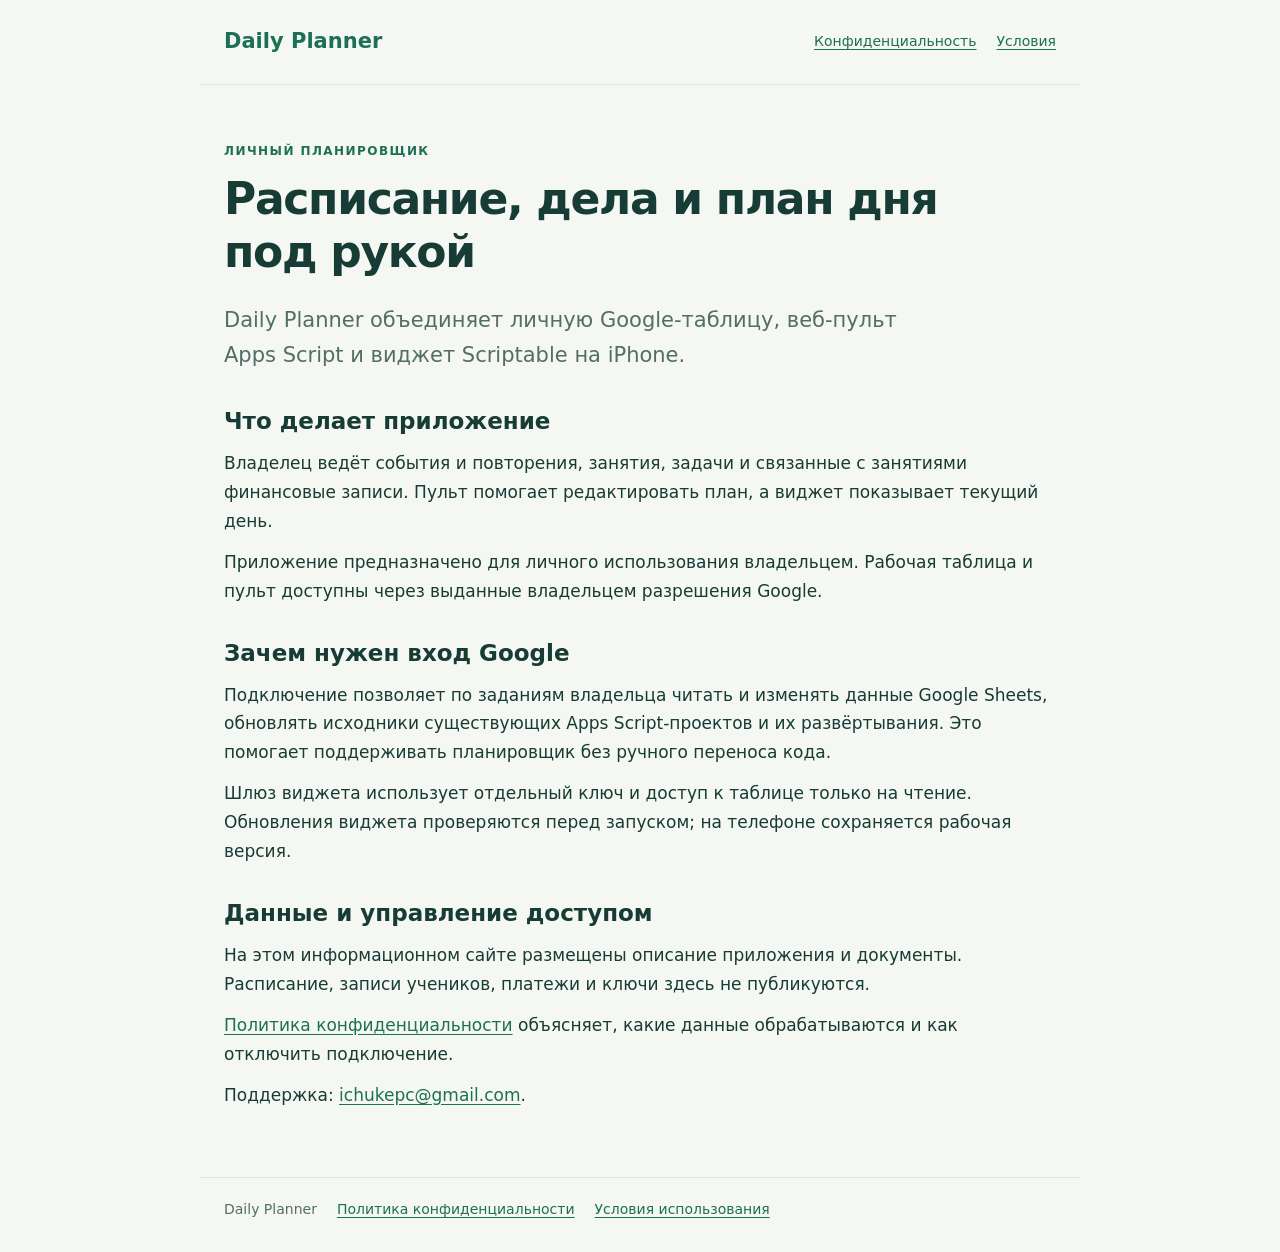
<file: index.html>
<!doctype html>
<html lang="ru">
<head>
  <meta charset="utf-8">
  <meta name="google-site-verification" content="vfzxogR5KudhTT1oa42xojZ8mik9u-4AdarZw7sgmk0">
  <meta name="viewport" content="width=device-width, initial-scale=1">
  <title>Daily Planner — личное расписание</title>
  <meta name="description" content="Daily Planner — личное расписание, задачи и виджет на основе Google Sheets и Apps Script.">
  <link rel="stylesheet" href="style.css">
</head>
<body>
  <header><a class="brand" href="index.html">Daily Planner</a><nav aria-label="Документы"><a href="privacy.html">Конфиденциальность</a><a href="terms.html">Условия</a></nav></header>
  <main>
    <p class="eyebrow">Личный планировщик</p>
    <h1>Расписание, дела и план дня под рукой</h1>
    <p class="lead">Daily Planner объединяет личную Google-таблицу, веб-пульт Apps Script и виджет Scriptable на iPhone.</p>
    <section>
      <h2>Что делает приложение</h2>
      <p>Владелец ведёт события и повторения, занятия, задачи и связанные с занятиями финансовые записи. Пульт помогает редактировать план, а виджет показывает текущий день.</p>
      <p>Приложение предназначено для личного использования владельцем. Рабочая таблица и пульт доступны через выданные владельцем разрешения Google.</p>
    </section>
    <section>
      <h2>Зачем нужен вход Google</h2>
      <p>Подключение позволяет по заданиям владельца читать и изменять данные Google Sheets, обновлять исходники существующих Apps Script-проектов и их развёртывания. Это помогает поддерживать планировщик без ручного переноса кода.</p>
      <p>Шлюз виджета использует отдельный ключ и доступ к таблице только на чтение. Обновления виджета проверяются перед запуском; на телефоне сохраняется рабочая версия.</p>
    </section>
    <section>
      <h2>Данные и управление доступом</h2>
      <p>На этом информационном сайте размещены описание приложения и документы. Расписание, записи учеников, платежи и ключи здесь не публикуются.</p>
      <p><a href="privacy.html">Политика конфиденциальности</a> объясняет, какие данные обрабатываются и как отключить подключение.</p>
      <p>Поддержка: <a href="mailto:ichukepc@gmail.com">ichukepc@gmail.com</a>.</p>
    </section>
  </main>
  <footer><span>Daily Planner</span><a href="privacy.html">Политика конфиденциальности</a><a href="terms.html">Условия использования</a></footer>
</body>
</html>
</file>
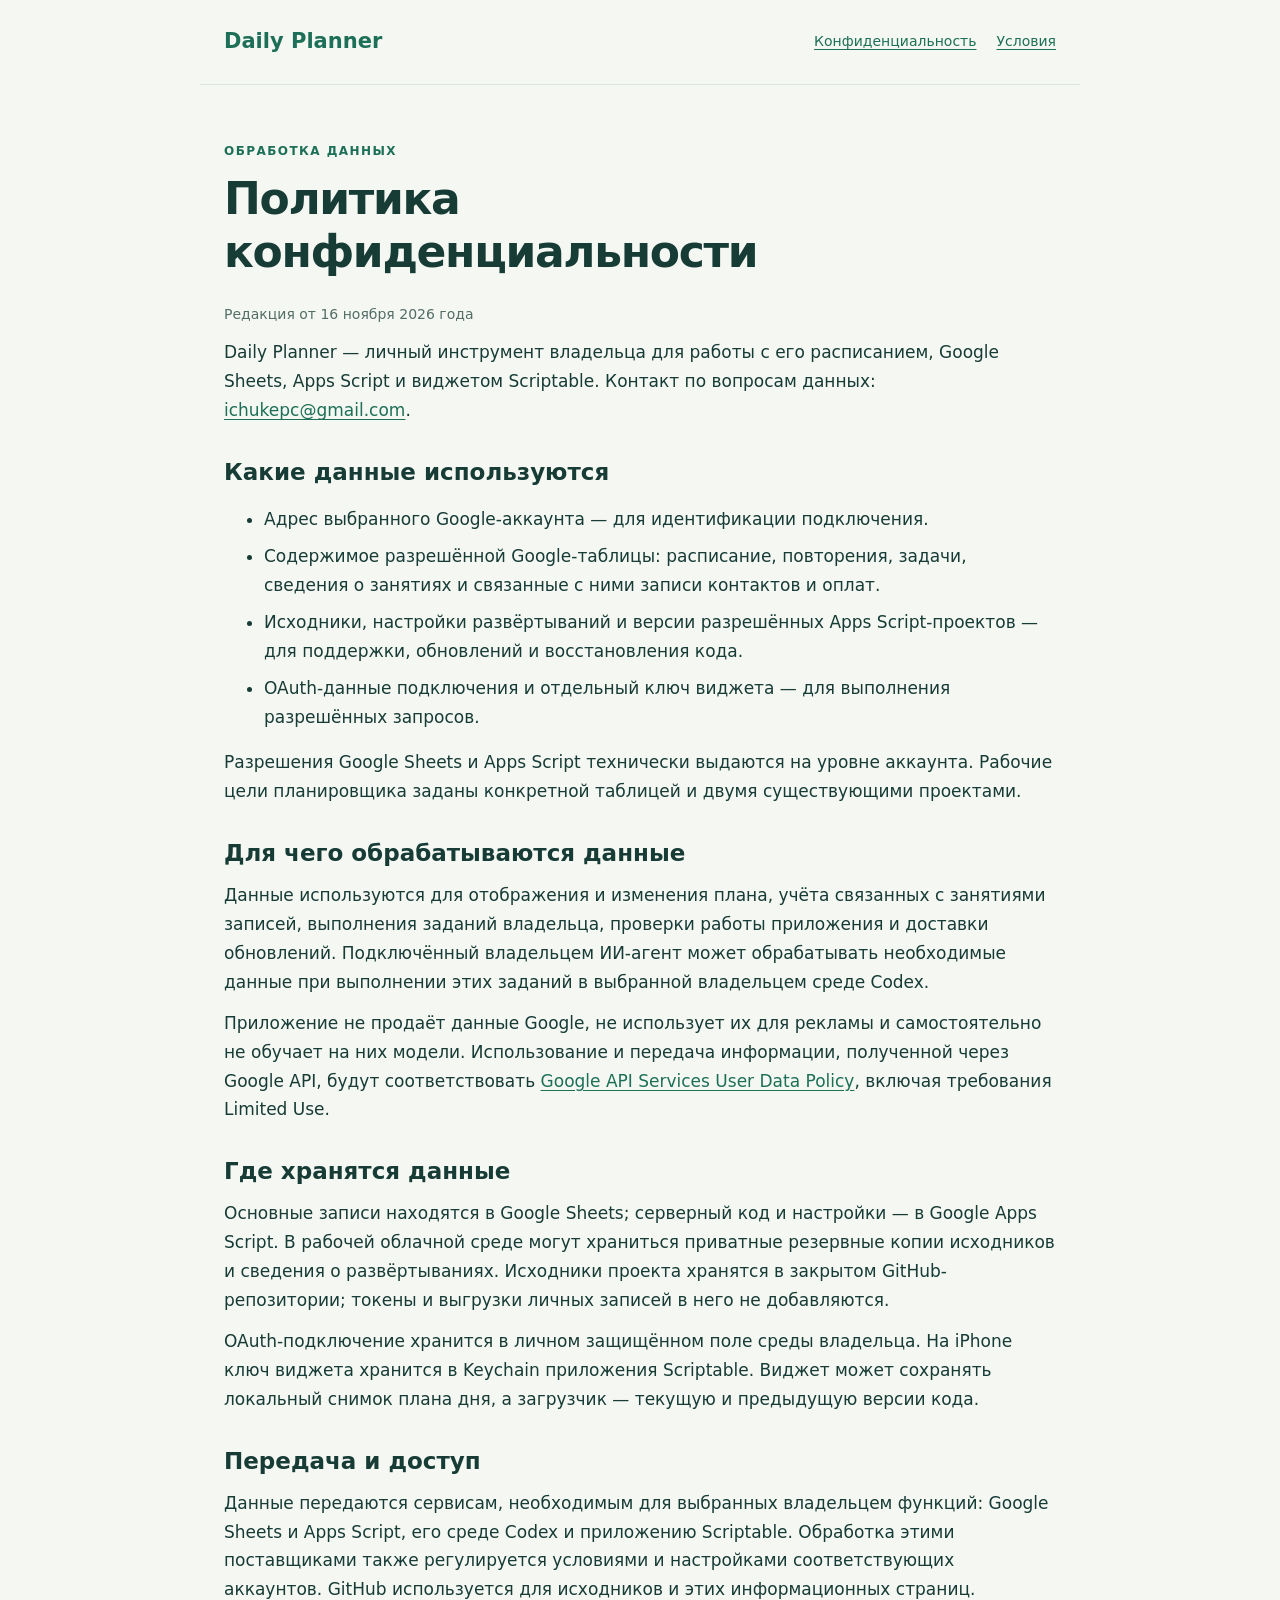
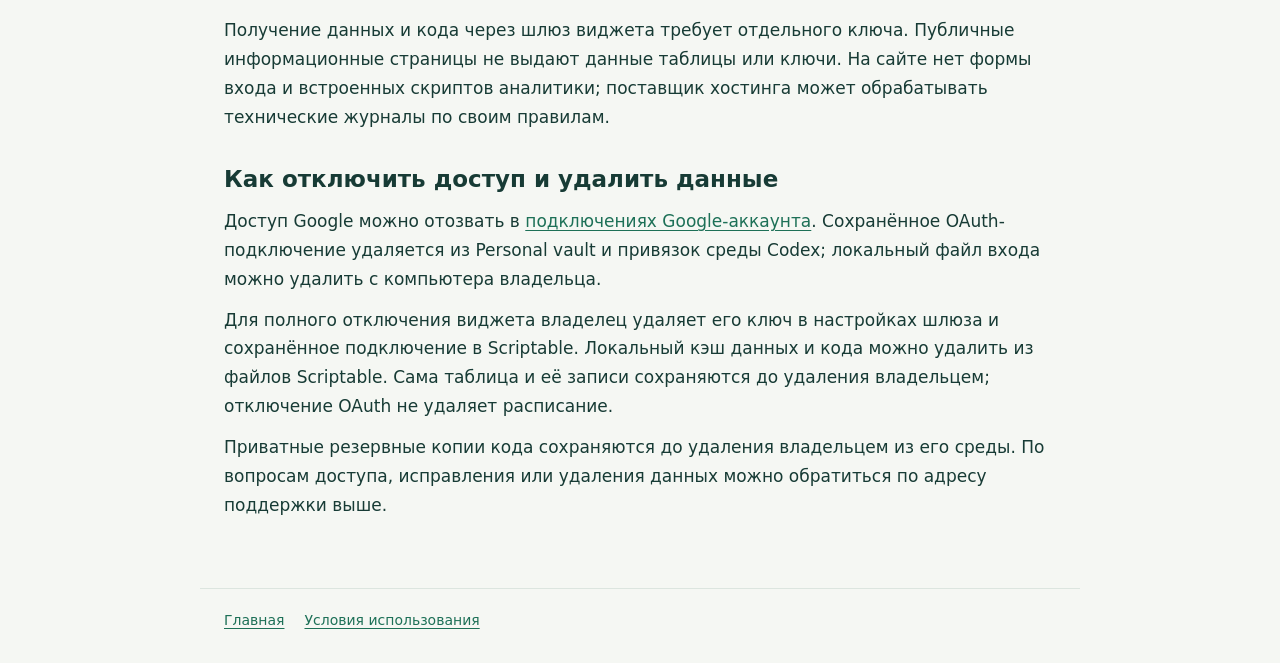
<file: privacy.html>
<!doctype html>
<html lang="ru">
<head>
  <meta charset="utf-8">
  <meta name="viewport" content="width=device-width, initial-scale=1">
  <title>Политика конфиденциальности — Daily Planner</title>
  <link rel="stylesheet" href="style.css">
</head>
<body>
  <header><a class="brand" href="index.html">Daily Planner</a><nav aria-label="Документы"><a href="privacy.html" aria-current="page">Конфиденциальность</a><a href="terms.html">Условия</a></nav></header>
  <main>
    <p class="eyebrow">Обработка данных</p>
    <h1>Политика конфиденциальности</h1>
    <p class="date">Редакция от 16 ноября 2026 года</p>
    <p>Daily Planner — личный инструмент владельца для работы с его расписанием, Google Sheets, Apps Script и виджетом Scriptable. Контакт по вопросам данных: <a href="mailto:ichukepc@gmail.com">ichukepc@gmail.com</a>.</p>
    <section>
      <h2>Какие данные используются</h2>
      <ul>
        <li>Адрес выбранного Google-аккаунта — для идентификации подключения.</li>
        <li>Содержимое разрешённой Google-таблицы: расписание, повторения, задачи, сведения о занятиях и связанные с ними записи контактов и оплат.</li>
        <li>Исходники, настройки развёртываний и версии разрешённых Apps Script-проектов — для поддержки, обновлений и восстановления кода.</li>
        <li>OAuth-данные подключения и отдельный ключ виджета — для выполнения разрешённых запросов.</li>
      </ul>
      <p>Разрешения Google Sheets и Apps Script технически выдаются на уровне аккаунта. Рабочие цели планировщика заданы конкретной таблицей и двумя существующими проектами.</p>
    </section>
    <section>
      <h2>Для чего обрабатываются данные</h2>
      <p>Данные используются для отображения и изменения плана, учёта связанных с занятиями записей, выполнения заданий владельца, проверки работы приложения и доставки обновлений. Подключённый владельцем ИИ-агент может обрабатывать необходимые данные при выполнении этих заданий в выбранной владельцем среде Codex.</p>
      <p>Приложение не продаёт данные Google, не использует их для рекламы и самостоятельно не обучает на них модели. Использование и передача информации, полученной через Google API, будут соответствовать <a href="https://developers.google.com/terms/api-services-user-data-policy">Google API Services User Data Policy</a>, включая требования Limited Use.</p>
    </section>
    <section>
      <h2>Где хранятся данные</h2>
      <p>Основные записи находятся в Google Sheets; серверный код и настройки — в Google Apps Script. В рабочей облачной среде могут храниться приватные резервные копии исходников и сведения о развёртываниях. Исходники проекта хранятся в закрытом GitHub-репозитории; токены и выгрузки личных записей в него не добавляются.</p>
      <p>OAuth-подключение хранится в личном защищённом поле среды владельца. На iPhone ключ виджета хранится в Keychain приложения Scriptable. Виджет может сохранять локальный снимок плана дня, а загрузчик — текущую и предыдущую версии кода.</p>
    </section>
    <section>
      <h2>Передача и доступ</h2>
      <p>Данные передаются сервисам, необходимым для выбранных владельцем функций: Google Sheets и Apps Script, его среде Codex и приложению Scriptable. Обработка этими поставщиками также регулируется условиями и настройками соответствующих аккаунтов. GitHub используется для исходников и этих информационных страниц.</p>
      <p>Получение данных и кода через шлюз виджета требует отдельного ключа. Публичные информационные страницы не выдают данные таблицы или ключи. На сайте нет формы входа и встроенных скриптов аналитики; поставщик хостинга может обрабатывать технические журналы по своим правилам.</p>
    </section>
    <section>
      <h2>Как отключить доступ и удалить данные</h2>
      <p>Доступ Google можно отозвать в <a href="https://myaccount.google.com/connections">подключениях Google-аккаунта</a>. Сохранённое OAuth-подключение удаляется из Personal vault и привязок среды Codex; локальный файл входа можно удалить с компьютера владельца.</p>
      <p>Для полного отключения виджета владелец удаляет его ключ в настройках шлюза и сохранённое подключение в Scriptable. Локальный кэш данных и кода можно удалить из файлов Scriptable. Сама таблица и её записи сохраняются до удаления владельцем; отключение OAuth не удаляет расписание.</p>
      <p>Приватные резервные копии кода сохраняются до удаления владельцем из его среды. По вопросам доступа, исправления или удаления данных можно обратиться по адресу поддержки выше.</p>
    </section>
  </main>
  <footer><a href="index.html">Главная</a><a href="terms.html">Условия использования</a></footer>
</body>
</html>
</file>
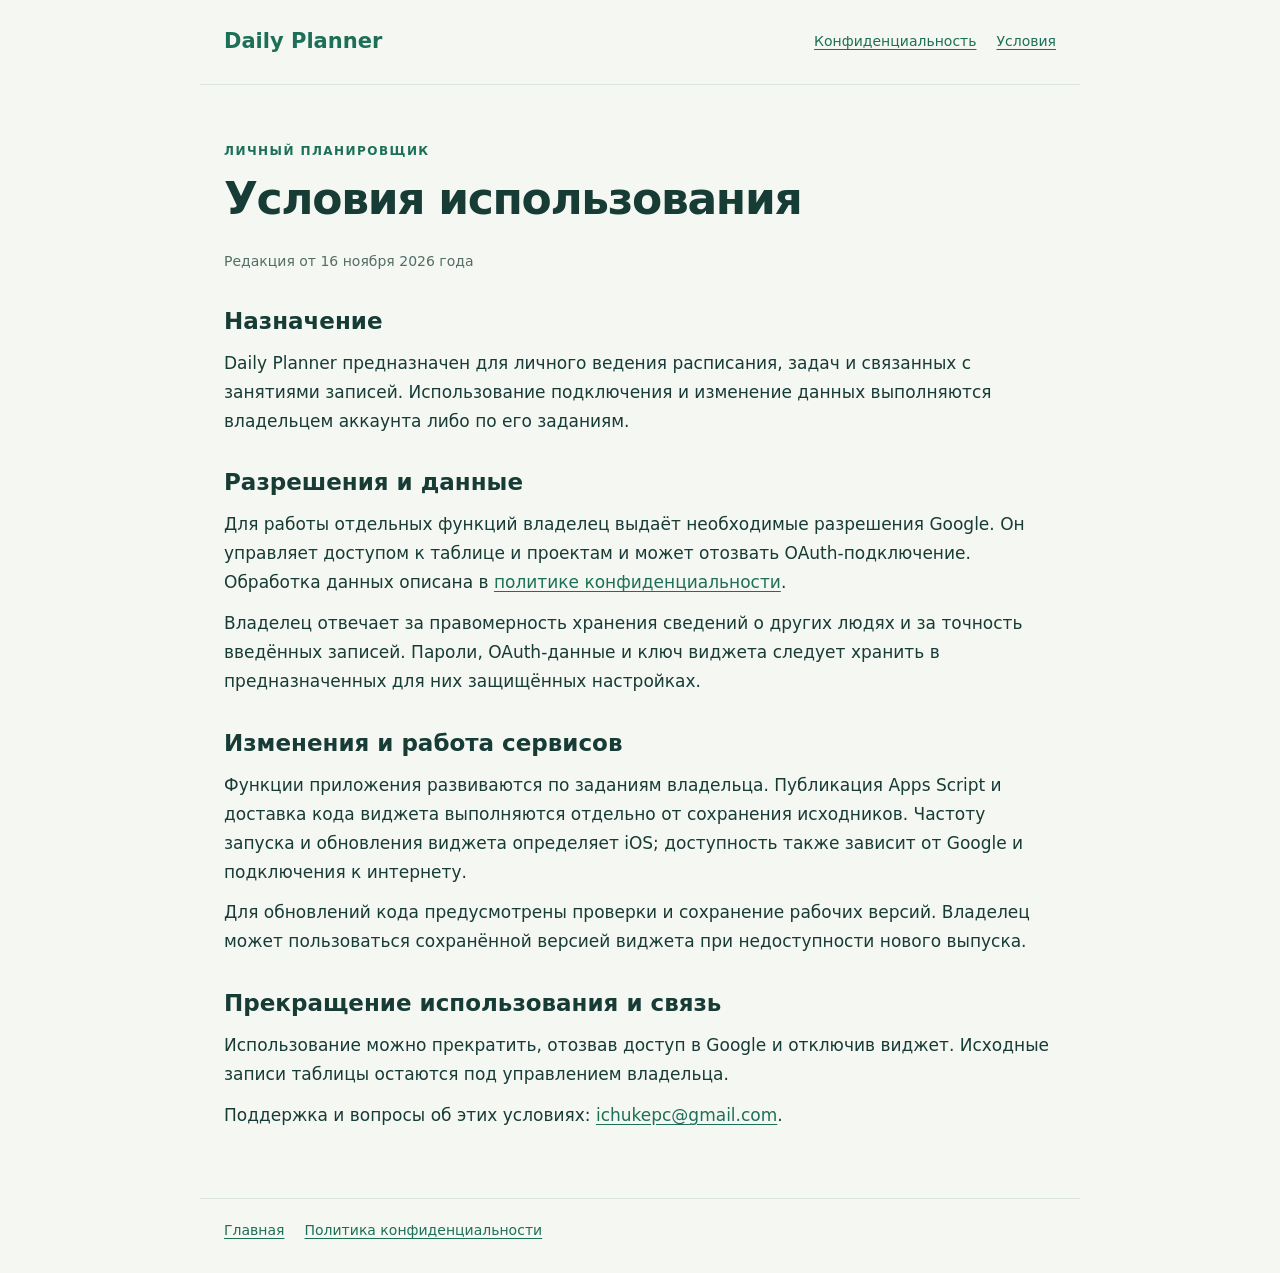
<file: terms.html>
<!doctype html>
<html lang="ru">
<head>
  <meta charset="utf-8">
  <meta name="viewport" content="width=device-width, initial-scale=1">
  <title>Условия использования — Daily Planner</title>
  <link rel="stylesheet" href="style.css">
</head>
<body>
  <header><a class="brand" href="index.html">Daily Planner</a><nav aria-label="Документы"><a href="privacy.html">Конфиденциальность</a><a href="terms.html" aria-current="page">Условия</a></nav></header>
  <main>
    <p class="eyebrow">Личный планировщик</p>
    <h1>Условия использования</h1>
    <p class="date">Редакция от 16 ноября 2026 года</p>
    <section>
      <h2>Назначение</h2>
      <p>Daily Planner предназначен для личного ведения расписания, задач и связанных с занятиями записей. Использование подключения и изменение данных выполняются владельцем аккаунта либо по его заданиям.</p>
    </section>
    <section>
      <h2>Разрешения и данные</h2>
      <p>Для работы отдельных функций владелец выдаёт необходимые разрешения Google. Он управляет доступом к таблице и проектам и может отозвать OAuth-подключение. Обработка данных описана в <a href="privacy.html">политике конфиденциальности</a>.</p>
      <p>Владелец отвечает за правомерность хранения сведений о других людях и за точность введённых записей. Пароли, OAuth-данные и ключ виджета следует хранить в предназначенных для них защищённых настройках.</p>
    </section>
    <section>
      <h2>Изменения и работа сервисов</h2>
      <p>Функции приложения развиваются по заданиям владельца. Публикация Apps Script и доставка кода виджета выполняются отдельно от сохранения исходников. Частоту запуска и обновления виджета определяет iOS; доступность также зависит от Google и подключения к интернету.</p>
      <p>Для обновлений кода предусмотрены проверки и сохранение рабочих версий. Владелец может пользоваться сохранённой версией виджета при недоступности нового выпуска.</p>
    </section>
    <section>
      <h2>Прекращение использования и связь</h2>
      <p>Использование можно прекратить, отозвав доступ в Google и отключив виджет. Исходные записи таблицы остаются под управлением владельца.</p>
      <p>Поддержка и вопросы об этих условиях: <a href="mailto:ichukepc@gmail.com">ichukepc@gmail.com</a>.</p>
    </section>
  </main>
  <footer><a href="index.html">Главная</a><a href="privacy.html">Политика конфиденциальности</a></footer>
</body>
</html>
</file>
<file: style.css>
:root{color-scheme:light;--ink:#173b35;--muted:#536d67;--paper:#f5f7f3;--line:#dce5df;--accent:#1d7057}
*{box-sizing:border-box}
body{margin:0;background:var(--paper);color:var(--ink);font:17px/1.7 system-ui,-apple-system,BlinkMacSystemFont,"Segoe UI",sans-serif}
a{color:var(--accent);text-underline-offset:3px}
a:hover{text-decoration-thickness:2px}
header,main,footer{max-width:880px;margin:auto;padding:24px}
header{display:flex;justify-content:space-between;gap:20px;align-items:center;border-bottom:1px solid var(--line)}
.brand{font-weight:750;text-decoration:none;font-size:21px}
nav,footer{display:flex;gap:20px;flex-wrap:wrap;font-size:14px}
main{padding-top:44px;padding-bottom:56px}
h1{font-size:clamp(30px,5vw,44px);line-height:1.2;letter-spacing:-.03em;max-width:750px;margin:12px 0 24px}
h2{font-size:23px;line-height:1.35;margin:0 0 12px}
p{margin:12px 0}
.lead{font-size:21px;max-width:700px;color:var(--muted)}
.eyebrow{text-transform:uppercase;letter-spacing:.12em;font-size:12px;font-weight:750;color:var(--accent)}
.date{font-size:14px;color:var(--muted)}
section{margin-top:32px}
li{margin-bottom:8px}
footer{border-top:1px solid var(--line);padding-top:20px;padding-bottom:30px;color:var(--muted)}
@media(max-width:520px){header{align-items:flex-start;flex-direction:column;gap:10px}header,main,footer{padding-left:20px;padding-right:20px}main{padding-top:28px}nav,footer{gap:12px}}
</file>
